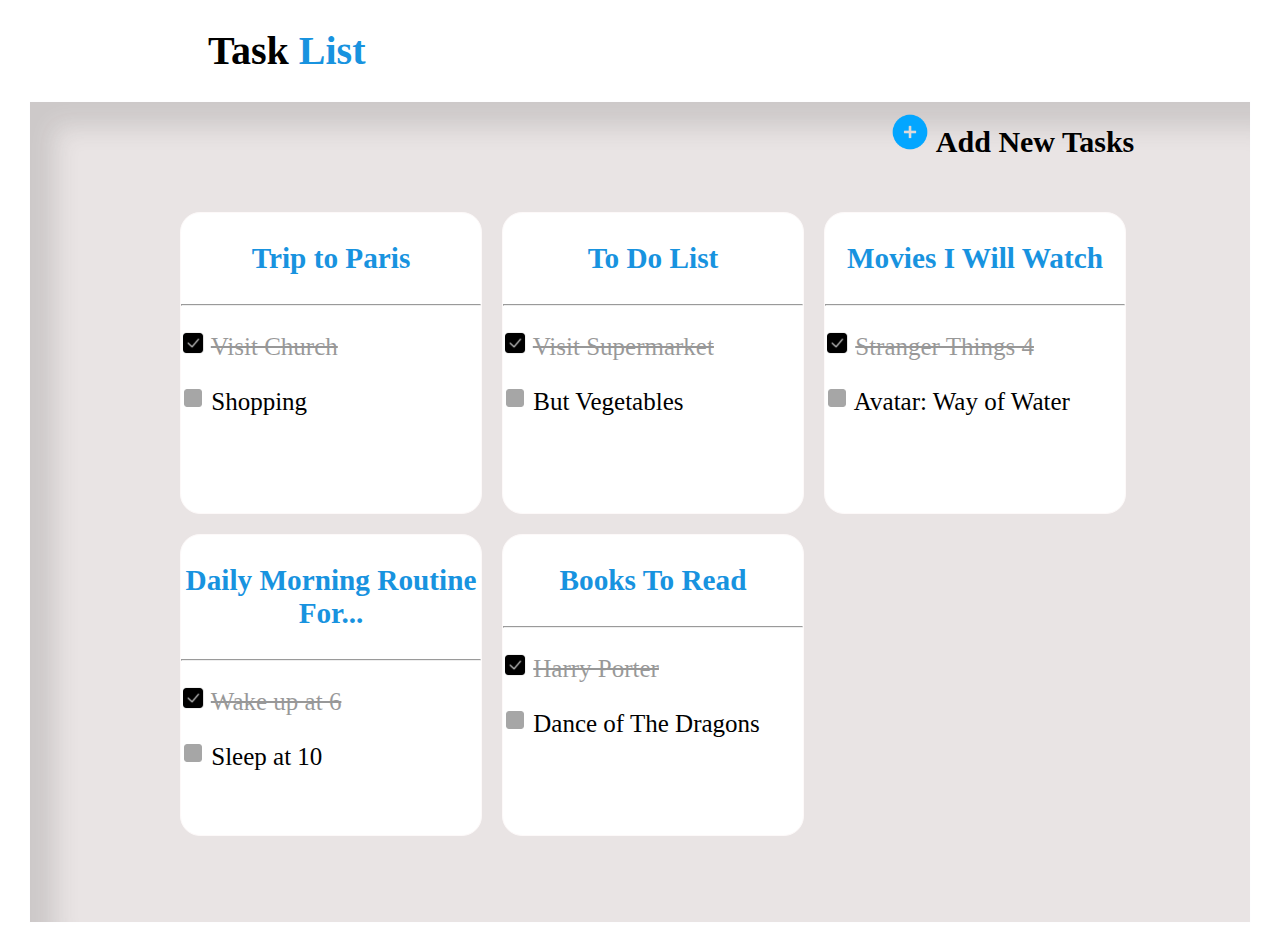
<file: index.html>
<!DOCTYPE html>
<html lang="en">
<head>
    <meta charset="UTF-8">
    <meta http-equiv="X-UA-Compatible" content="IE=edge">
    <meta name="viewport" content="width=device-width, initial-scale=1.0">
    <title>TODO APP UI WEB</title>
    <link rel="stylesheet" href="./style.css">
</head>
<body>
    <h1>
        Task
        <span style="color:rgb(24, 147, 223)">List</span>
    </h1>
    <div class="border">
        <main>
            <a class="add" href="./index2.html" target="_self">
                <img src="./1039149.png" alt="plus symbol" height="40px" width="40px">
                Add New Tasks
            </a>
            <div class="flex">
                <div>
                    <a href="./index3.html">
                        <h3>Trip to Paris</h3>
                        <hr>
                        <p>
                            <img src="./checked-checkbox.png" alt="checkbox" width="24px" height="24px">
                            <del class="light">Visit Church</del>
                        </p>
                        <p>
                            <img src="./unchecked-checkbox.png" alt="uncheckbox" width="24px" height="24px">
                            Shopping
                        </p>
                    </a>
                </div>
                <div>
                    <h3>To Do List</h3>
                    <hr>
                    <p>
                        <img src="./checked-checkbox.png" alt="checkbox" width="24px" height="24px">
                        <del class="light2">Visit Supermarket</del>
                    </p>
                    <p>
                        <img src="./unchecked-checkbox.png" alt="uncheckbox" width="24px" height="24px">
                        But Vegetables
                </div>
                <div>
                    <h3>Movies I Will Watch</h3>
                    <hr>
                    <p>
                        <img src="./checked-checkbox.png" alt="checkbox" width="24px" height="24px">
                        <del class="light3">Stranger Things 4</del>
                    </p>
                    <p>
                        <img src="./unchecked-checkbox.png" alt="uncheckbox" width="24px" height="24px">
                        Avatar: Way of Water
                    </p>
                </div>
                <div>
                    <h3>Daily Morning Routine For...</h3>
                    <hr>
                    <p>
                        <img src="./checked-checkbox.png" alt="checkbox" width="24px" height="24px">
                        <del class="light4">Wake up at 6</del>
                    </p>
                    <p>
                        <img src="./unchecked-checkbox.png" alt="uncheckbox" width="24px" height="24px">
                        Sleep at 10
                    </p>
                </div>
                <div>
                    <h3>Books To Read</h3>
                    <hr>
                    <p>
                        <img src="./checked-checkbox.png" alt="checkbox" width="24px" height="24px">
                        <del class="light5">Harry Porter</del>
                    </p>
                    <p>
                        <img src="./unchecked-checkbox.png" alt="uncheckbox" width="24px" height="24px">
                        Dance of The Dragons
                </div>
            </div>
        </main>
    </div>
</body>
</html>
</file>
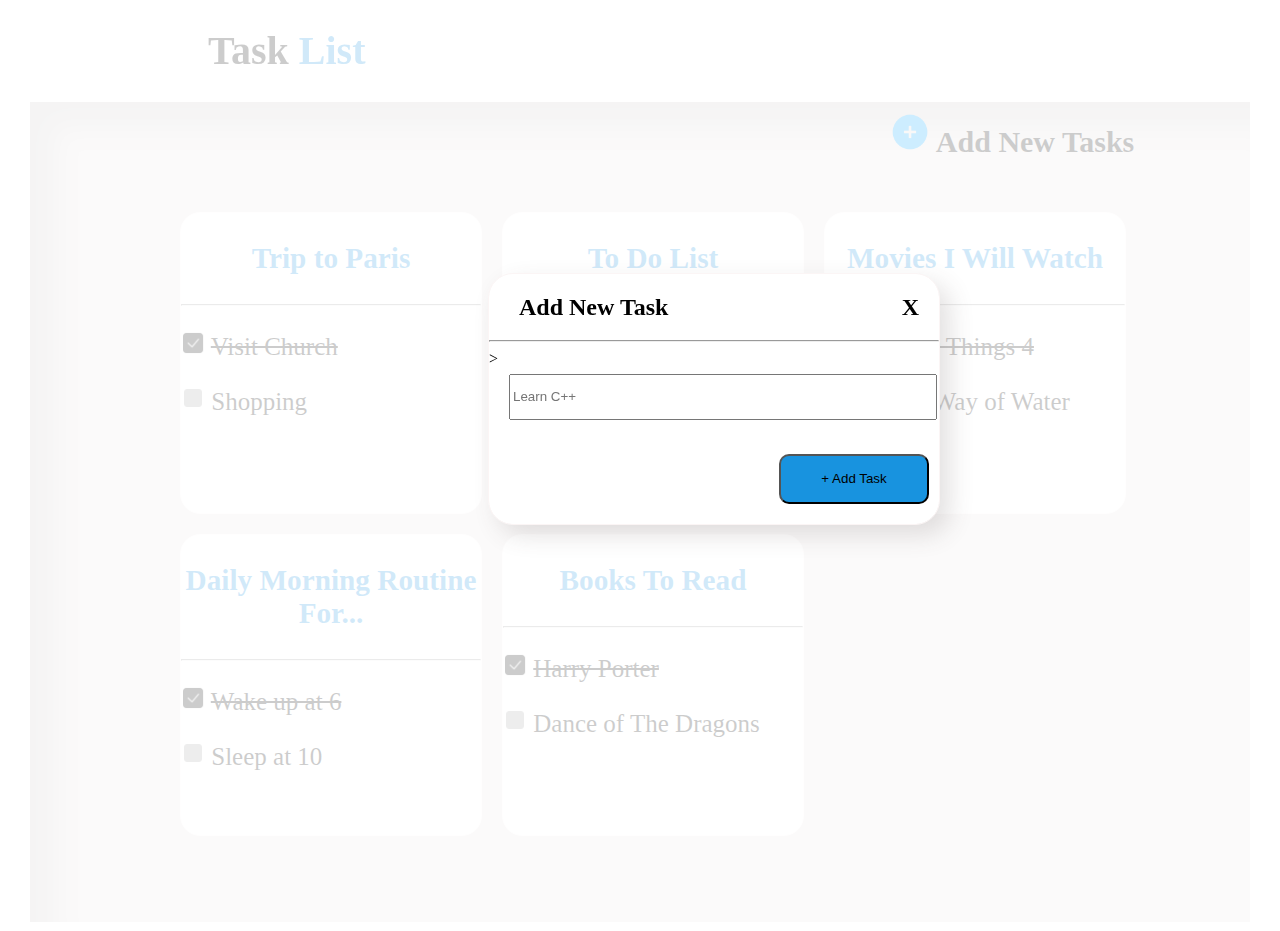
<file: index2.html>
<!DOCTYPE html>
<html lang="en">
<head>
    <meta charset="UTF-8">
    <meta http-equiv="X-UA-Compatible" content="IE=edge">
    <meta name="viewport" content="width=device-width, initial-scale=1.0">
    <title>Add New Task</title>
    <link rel="stylesheet" href="./style.css">
</head>
<body>
    <div class="blur">
        <h1>
            Task
            <span style="color:rgb(24, 147, 223)">List</span>
        </h1>
        <div class="border">
            <main>
                <a class="add" href="./index2.html" target="_self">
                    <img src="./1039149.png" alt="plus symbol" height="40px" width="40px">
                    Add New Tasks
                </a>
                <div class="flex">
                    <div>
                        <a href="./index3.html">
                            <h3>Trip to Paris</h3>
                            <hr>
                            <p>
                                <img src="./checked-checkbox.png" alt="checkbox" width="24px" height="24px">
                                <del>Visit Church</del>
                            </p>
                            <p>
                                <img src="./unchecked-checkbox.png" alt="uncheckbox" width="24px" height="24px">
                                Shopping
                            </p>
                        </a>
                    </div>
                    <div>
                        <h3>To Do List</h3>
                        <hr>
                        <p>
                            <img src="./checked-checkbox.png" alt="checkbox" width="24px" height="24px">
                            <del>Visit Supermarket</del>
                        </p>
                        <p>
                            <img src="./unchecked-checkbox.png" alt="uncheckbox" width="24px" height="24px">
                            But Vegetables
                    </div>
                    <div>
                        <h3>Movies I Will Watch</h3>
                        <hr>
                        <p>
                            <img src="./checked-checkbox.png" alt="checkbox" width="24px" height="24px">
                            <del>Stranger Things 4</del>
                        </p>
                        <p>
                            <img src="./unchecked-checkbox.png" alt="uncheckbox" width="24px" height="24px">
                            Avatar: Way of Water
                        </p>
                    </div>
                    <div>
                        <h3>Daily Morning Routine For...</h3>
                        <hr>
                        <p>
                            <img src="./checked-checkbox.png" alt="checkbox" width="24px" height="24px">
                            <del>Wake up at 6</del>
                        </p>
                        <p>
                            <img src="./unchecked-checkbox.png" alt="uncheckbox" width="24px" height="24px">
                            Sleep at 10
                        </p>
                    </div>
                    <div>
                        <h3>Books To Read</h3>
                        <hr>
                        <p>
                            <img src="./checked-checkbox.png" alt="checkbox" width="24px" height="24px">
                            <del>Harry Porter</del>
                        </p>
                        <p>
                            <img src="./unchecked-checkbox.png" alt="uncheckbox" width="24px" height="24px">
                            Dance of The Dragons
                    </div>
                </div>
            </main>
        </div>
    </div>
    <div class="container">
        <h2>
            Add New Task
            <a class="x" href="./index.html">X</a>
        </h2>
        <hr>
        <div id="new">
            <input style="width:420px; height: 40px;" type="text" placeholder="Learn C++ ">
        </div>
        <button type="button" id="push" onclick="alert('one item is added')">+ Add Task</button>></button>
    </div>
  </body>
</html>
</file>
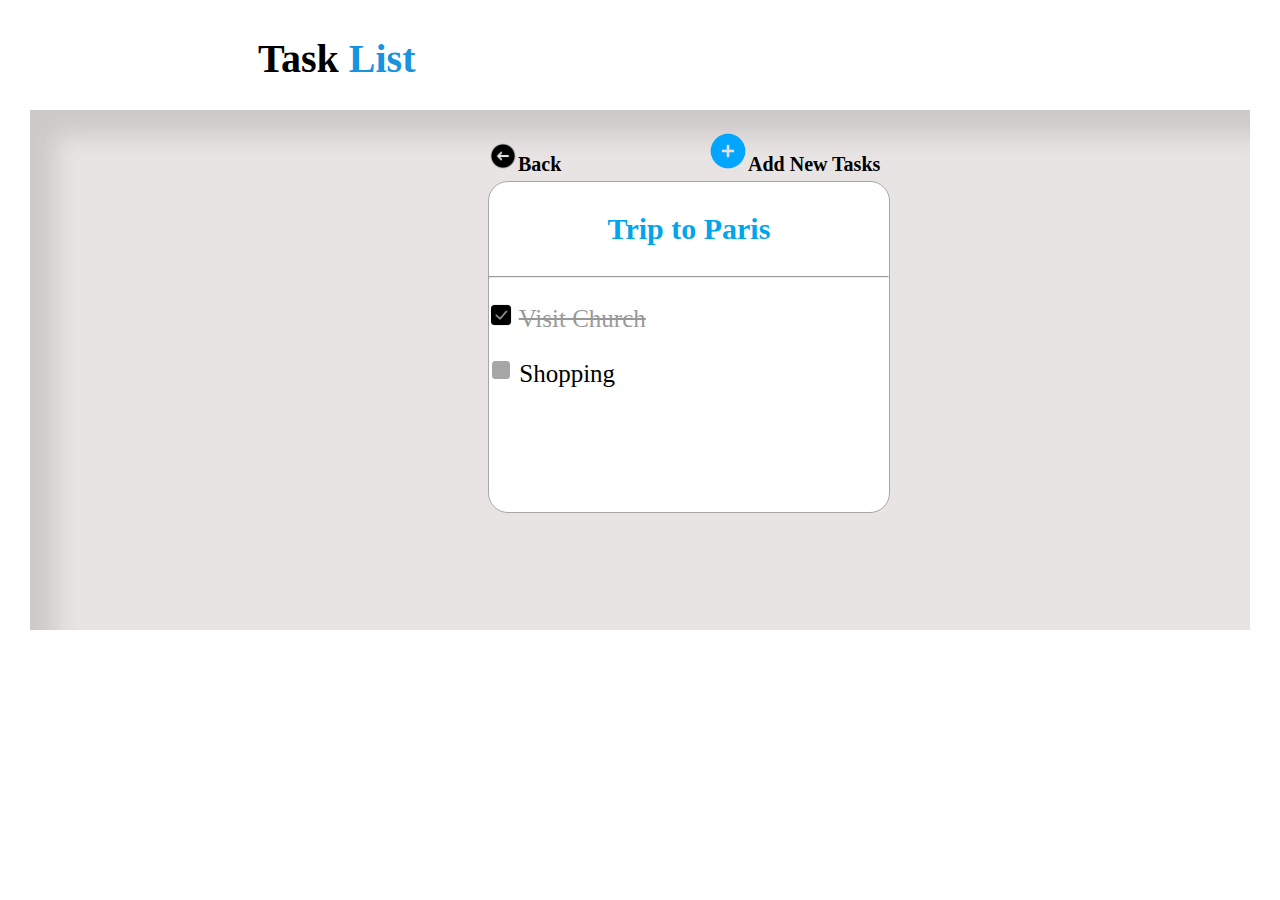
<file: index3.html>
<!DOCTYPE html>
<html lang="en">
<head>
    <meta charset="UTF-8">
    <meta http-equiv="X-UA-Compatible" content="IE=edge">
    <meta name="viewport" content="width=device-width, initial-scale=1.0">
    <title>Paris Trip</title>
    <link rel="stylesheet" href="./style.css">
</head>
<body>
    <div class="heading">
        <h1>
        Task
        <span style="color:rgb(24, 147, 223)">List</span>
        </h1>
    </div>
    <div class="border2"></div>
    <a class="back-arrow" href="./index.html" target="_self">
        <img src="./arrow-left.png" alt="left arrow" height="30px" width="30px">Back
    </a>
    <a class="task" href="./index4.html" target="_self">
        <img src="./1039149.png" alt="plus symbol" height="40px" width="40px">Add New Tasks
    </a>
    <div class="parisbox">
        <div>
            <h3 style="color:#00A5EC; font-size:30px; text-align: center;">Trip to Paris</h3>
            <hr>
            <p>
                <img src="./checked-checkbox.png" alt="checkbox" width="24px" height="24px">
                <del class="dull">Visit Church</del>
            </p>
            <p>
                <img src="./unchecked-checkbox.png" alt="uncheckbox" width="24px" height="24px">
                Shopping
            </p>
        </div>
    </div>
</body>
</html>
</file>
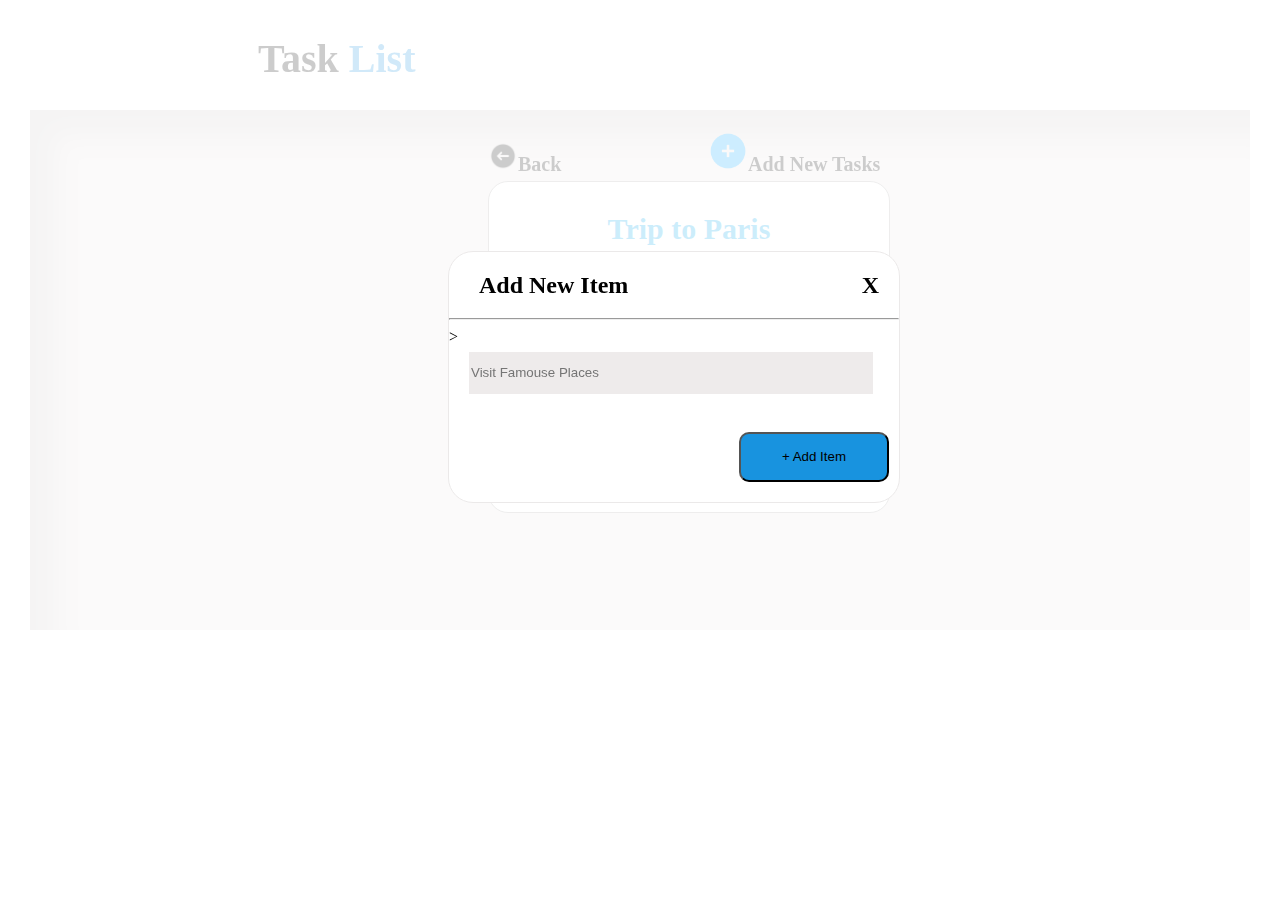
<file: index4.html>
<!DOCTYPE html>
<html lang="en">
<head>
    <meta charset="UTF-8">
    <meta http-equiv="X-UA-Compatible" content="IE=edge">
    <meta name="viewport" content="width=device-width, initial-scale=1.0">
    <title>Add New Item</title>
    <link rel="stylesheet" href="./style.css">
</head>
<body>
    <div class="blur2">
        <div class="heading">
            <h1>
            Task
            <span style="color:rgb(24, 147, 223)">List</span>
            </h1>
        </div>
        <div class="border2"></div>
        <a class="back-arrow" href="./index.html" target="_self">
            <img src="./arrow-left.png" alt="left arrow" height="30px" width="30px">Back
        </a>
        <a class="task" href="./index4.html" target="_self">
            <img src="./1039149.png" alt="plus symbol" height="40px" width="40px">Add New Tasks
        </a>
        <div class="parisbox">
            <div>
                <h3 style="color:#00A5EC; font-size:30px; text-align: center;">Trip to Paris</h3>
                <hr>
                <p>
                    <img src="./checked-checkbox.png" alt="checkbox" width="24px" height="24px">
                    <del class="dull">Visit Church</del>
                </p>
                <p>
                    <img src="./unchecked-checkbox.png" alt="uncheckbox" width="24px" height="24px">
                    Shopping
                </p>
            </div>
        </div>
    </div>
    <div class="box">
        <h2>
            Add New Item
            <a class="x" href="./index3.html">X</a>
        </h2>
        <hr>
        <div id="new">
            <input style="width:400px; height: 40px;" type="text" id="abc" placeholder="Visit Famouse Places">
        </div>
        <button type="button" id="push" onclick="alert('one item is added')">+ Add Item</button>></button>
    </div>
</body>
</html>
</file>
<file: style.css>
/* index.html (Css Code) */

             
h1{
    text-align: left;
    font-size: 40px;
    padding-left: 200px;
}
.border{
   border: 1px solid rgb(254, 254, 255);
   width: 1200px;
   height: 800px;
   padding: 10px;
   margin: auto;
   position: relative;
   background: rgb(233, 228, 228);
   box-shadow: inset 25px 25px 25px #3d3d3d29;
}
.add{
    text-decoration: none;
    font-weight: bold;
    margin-left: 850px;
    color: black;
    font-size: 30px;
}
.flex > div {
    border: 1px solid rgb(253, 249, 249);
    width: 300px;
    height: 300px;
    margin: 10px;
    background-color: white;
    text-align: center;
    border-radius: 20px;
    font-size: 25px;
    color:rgb(24, 147, 223);
    margin-top: 10px;
}
.flex{
    display: flex;
    flex-wrap: wrap;
    position: absolute;
    top: 100px;
    margin-left: 130px;
}
.light{
    opacity: 0.4;
}
.light2{
    opacity: 0.4;
}
.light3{
    opacity: 0.4;
}
.light4{
    opacity: 0.4;
}
.light5{
    opacity: 0.4;
}
a{
    text-decoration: none;
    color:rgb(24, 147, 223)
}
p{
    text-align: left;
    color: black;
}

          

          /* index2.html (Css Code) */



.blur{
    width: 100%;
    filter: opacity(0.2);
}
.container{
    border: 1px solid rgb(251, 245, 245);
    border-radius: 25px;
    width: 450px;
    height: 250px;
    margin-left: 480px;
    margin-top: -650px;
    position: absolute;
    background: #FFFFFF 0% 0% no-repeat padding-box;;
    opacity: 1;
    box-shadow: 10px 10px 25px #52434329;
}
h2{
    padding-left: 30px;
    color: black;
}
.x{
    position: absolute;
    right: 20px;
    text-decoration: none;
    color: black;
}
#new{
    position: absolute;
    left: 10px;
    top: 100px;
    padding-left: 10px;
}
#push{
    background-color: rgb(24, 147, 223);
    border-radius: 10px;
    display: inline-block;
    position: absolute;
    left: 290px;
    top: 180px;
    height: 50px;
    width: 150px;
}

            
            /* index3.html (Css Code) */


.heading{
    margin-left: 50px;
    font-size: 50px;
    font-weight: bold;
    display: inline-block;
}
.border2{
    border: 1px solid rgb(254, 254, 255);
   width: 1200px;
   height: 500px;
   padding: 10px;
   margin: auto;
   position: relative;
   background: rgb(233, 228, 228);
   box-shadow: inset 25px 25px 25px #3d3d3d29;
}
.parisbox{
    border: 1px solid rgb(168, 167, 167);
    width: 400px;
    height: 330px;
    position: absolute;
    background-color: white;
    text-align: center;
    border-radius: 20px;
    font-size: 25px;
    color:rgb(24, 147, 223);
    margin-left: 480px;
    margin-top: -450px;
}
.back-arrow{
    margin-left: 480px;
    margin-top: -490px;
    position: absolute;
    font-size: 20px;
    color: black;
    font-weight: bold;
}
.task{
    position: absolute;
    margin-top: -500px;
    margin-left: 700px;
    text-decoration: none;
    font-weight: bold;
    color: black;
    font-size: 20px;
}
.dull{
    opacity: 0.4;
}


                  /* index4.html (Css Code) */

.blur2{
    width: 100%;
    filter: opacity(0.2);
}
.box{
    border: 1px solid rgb(235, 233, 233);
    border-radius: 25px;
    width: 450px;
    height: 250px;
    position: absolute;
    margin-left: 440px;
    margin-top: -380px;
    background: white;
}
#abc{
    border: rgb(209, 206, 206);
    background-color: rgb(238, 235, 235);
}
</file>
